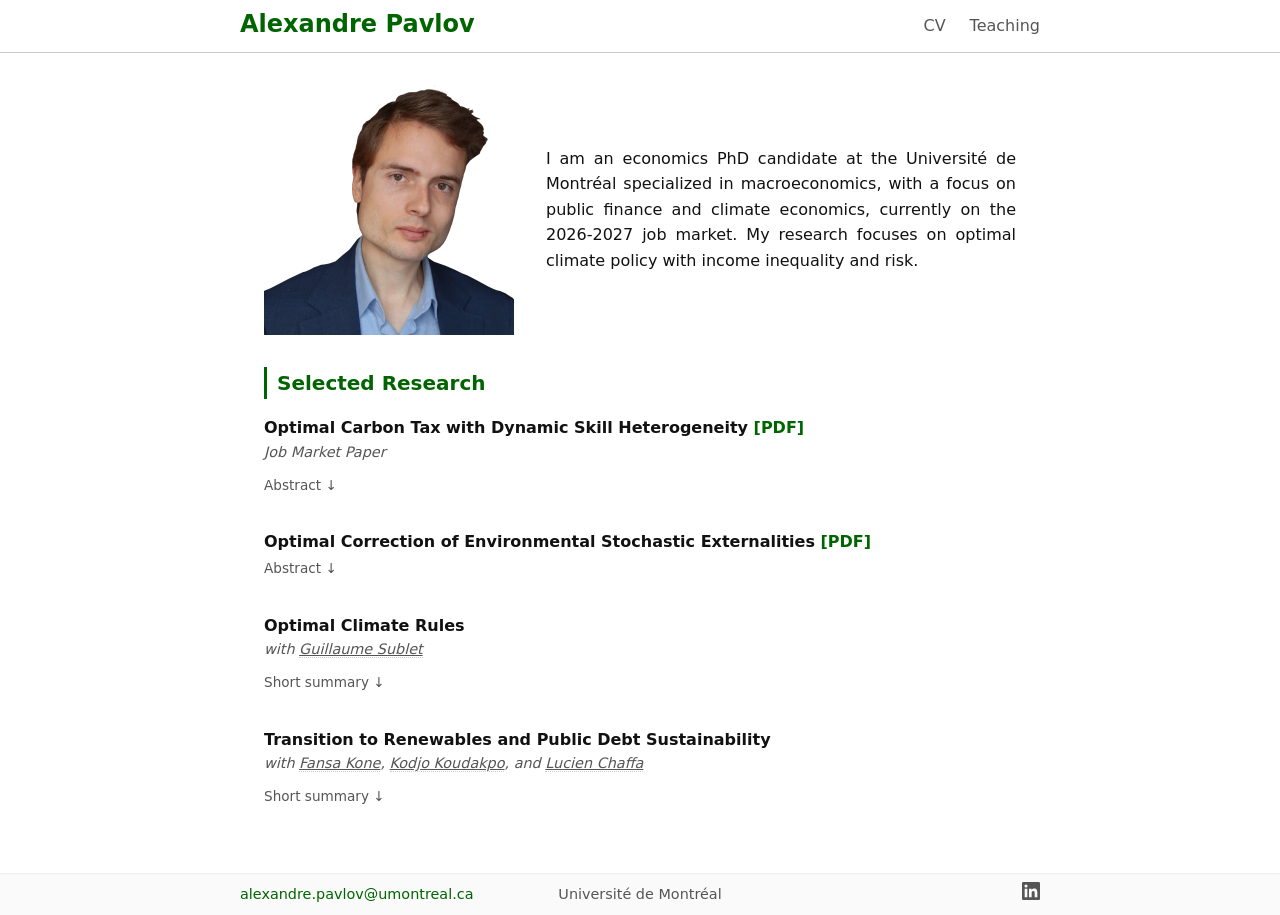
<file: index.html>
<!DOCTYPE html>
<html lang="en">
<head>
  <meta charset="UTF-8" />
  <meta name="viewport" content="width=device-width, initial-scale=1.0" />

  <title>Alexandre Pavlov</title>

  <meta name="description" content="Professional website for Alexandre Pavlov, PhD candidate in economics at the Université de Montréal working at the intersection of macroeconomics, public finance, and optimal climate policy."/>
  <meta name="keywords" content="Alexandre Pavlov, Alex Pavlov, economist, macroeconomics, climate macroeconomics, public finance, University of Montréal, Université de Montréal, UdeM, CIREQ"/>
  <meta name="google-site-verification" content="xnOgifyH2Z3zmB7yTj-7IusKgTML1GQ_B0zdhnB-mpQ" />

  <link rel="canonical" href="https://alexandrepavlov.com/" />
  <link rel="icon" type="image/svg+xml" href="assets/favicon.svg" />
  <link rel="stylesheet" href="assets/style.css" />

  <meta property="og:type" content="profile" />
  <meta property="og:site_name" content="Alexandre Pavlov" />
  <meta property="og:locale" content="en_US" />
  <meta property="og:title" content="Alexandre Pavlov" />
  <meta property="og:description" content="PhD candidate in economics at the Université de Montréal — research on macroeconomics, public finance, and optimal climate policy." />
  <meta property="og:url" content="https://alexandrepavlov.com/" />
  <meta property="og:image" content="https://alexandrepavlov.com/documents/alexandrepavlov.webp" />
  <meta property="og:image:alt" content="Portrait of Alexandre Pavlov" />
  <meta property="profile:first_name" content="Alexandre" />
  <meta property="profile:last_name" content="Pavlov" />

  <meta name="twitter:card" content="summary" />
  <meta name="twitter:title" content="Alexandre Pavlov" />
  <meta name="twitter:description" content="PhD candidate in economics at the Université de Montréal — research on macroeconomics, public finance, and optimal climate policy." />
  <meta name="twitter:image" content="https://alexandrepavlov.com/documents/alexandrepavlov.webp" />

  <script type="application/ld+json">
  {
    "@context": "https://schema.org",
    "@type": "Person",
    "name": "Alexandre Pavlov",
    "url": "https://alexandrepavlov.com/",
    "image": "https://alexandrepavlov.com/documents/alexandrepavlov.webp",
    "email": "mailto:alexandre.pavlov@umontreal.ca",
    "jobTitle": "PhD Candidate in Economics",
    "affiliation": {
      "@type": "CollegeOrUniversity",
      "name": "Université de Montréal"
    },
    "alumniOf": [
      { "@type": "CollegeOrUniversity", "name": "McGill University" },
      { "@type": "CollegeOrUniversity", "name": "Université de Montréal" }
    ],
    "knowsAbout": ["Macroeconomics", "Climate economics", "Public finance"],
    "sameAs": ["https://www.linkedin.com/in/alexandre-pavlov"]
  }
  </script>
</head>
<body>

  <header>
    <div class="header-inner">
      <div class="site-title">
        <a href="/" class="active" aria-current="page">Alexandre Pavlov</a>
      </div>
      <nav class="nav-links">
        <a href="CV">CV</a>
        <a href="teaching">Teaching</a>
      </nav>
    </div>
  </header>

  <div class="container">
    <main>

      <div class="bio-section">
        <img src="documents/alexandrepavlov.webp" alt="Alexandre Pavlov" class="profile-photo" width="250" height="250"/>
        <div class="bio-text">
          <p>I am an economics PhD candidate at the Université de Montréal specialized in macroeconomics, with a focus on public finance and climate economics, currently on the 2026-2027 job market. My research focuses on optimal climate policy with income inequality and risk.</p>
        </div>
      </div>

      <hr class="divider" />

      <div class="research-section">
      <h2>Selected Research</h2>

        <div class="paper-item">
          <div class="paper-title">
            Optimal Carbon Tax with Dynamic Skill Heterogeneity
            <a href="documents/Pigou-Mirrlees-Carbon-Tax.pdf" aria-label="Read Optimal Carbon Tax with Dynamic Skill Heterogeneity (PDF)">[PDF]</a>
          </div>
          <div class="paper-meta">Job Market Paper</div>
          <details class="abstract-toggle">
            <summary>Abstract</summary>
            <div class="abstract-text">
              Extending a dynamic Mirrlees model to two goods, one polluting, this paper studies optimal carbon taxation with redistribution. I find that carbon taxes should be nonlinear and age-dependent when labor is distorted and consumption goods differ in their labor complementarity. The social cost of carbon also reflects the effect of pollution on work incentives. When labor and savings wedges are fixed, carbon taxation can partially offset these constraints. In a US calibration, when income taxes can be adjusted, I find that the best linear carbon tax captures 99% of the welfare gains of a nonlinear carbon tax. When income wedges are fixed at US-calibrated levels, age-dependent carbon taxes capture 74% of the welfare gain from moving from linear to nonlinear carbon taxation. However, these gains are small compared with those of modest income tax reforms, suggesting that greater flexibility in carbon pricing is a poor substitute for income tax reform.
            </div>
          </details>
        </div>
        <div class="paper-item">
          <div class="paper-title">
            Optimal Correction of Environmental Stochastic Externalities
            <a href="documents/Stochastic-Externalities.pdf" aria-label="Read Optimal Correction of Environmental Stochastic Externalities (PDF)">[PDF]</a>
          </div>
          <details class="abstract-toggle">
            <summary>Abstract</summary>
            <div class="abstract-text">
              Pollution raises climate risk by shifting the distribution of everyday climate shocks, making extreme weather events more frequent and more intense, and by increasing the probability of an irreversible climate collapse. I study the impact of the first channel on the social cost of carbon, introducing what I call stochastic externalities, in which pollution affects the distribution of random climate damages. Solving the social planner's problem, first in a three-period model and then extending the analysis to an infinite-horizon recursive model, I show that the social cost of carbon gains an additional correction term, equal to the expected marginal damages weighted by the distribution's sensitivity to pollution. This term has closed forms for standard distribution families and nests the standard social cost of carbon. In a DICE-SE model calibrated to 1980-2024 disaster losses, I show that this new channel raises the social cost of carbon by 6.2% in a conservative calibration.
            </div>
          </details>
        </div>
        <div class="paper-item">
          <div class="paper-title">Optimal Climate Rules</div>
          <div class="paper-meta">
            with <a href="https://guillaumesublet.github.io/" class="coauthor-link">Guillaume Sublet</a>
          </div>
          <details class="abstract-toggle">
            <summary>Short summary</summary>
            <div class="abstract-text">
              This project applies the fiscal rules and monetary rules methodology to study optimal "climate rules", where decision makers are present-biased and there is a need to balance commitment and flexibility.
            </div>
          </details>
        </div>
        <div class="paper-item">
          <div class="paper-title">Transition to Renewables and Public Debt Sustainability</div>
          <div class="paper-meta">
            with <a href="https://fansakone.github.io/" class="coauthor-link">Fansa Kone</a>,
            <a href="https://kodjokoudakpo.github.io/" class="coauthor-link">Kodjo Koudakpo</a>,
            and <a href="https://lucienchaffa.github.io/" class="coauthor-link">Lucien Chaffa</a>
          </div>
          <details class="abstract-toggle">
            <summary>Short summary</summary>
            <div class="abstract-text">
              This project studies how sovereign debt constraints shape the transition to renewable energy and how the transition affects public debt sustainability. It combines cross-country evidence on changes in the energy mix around debt crises with a model of government borrowing and energy investment. The central trade-off is that renewables require large upfront investments but can reduce future spending on fossil fuels.
            </div>
          </details>
        </div>
      </div>
    </main>
  </div>

  <footer class="site-footer">
    <div class="footer-inner">
      <div class="footer-left">
        <a href="mailto:alexandre.pavlov@umontreal.ca">alexandre.pavlov@umontreal.ca</a>
      </div>
      <div class="footer-center">
        Université de Montréal
      </div>
      <div class="footer-right">
        <a href="https://www.linkedin.com/in/alexandre-pavlov" class="icon-link"
           target="_blank" rel="noopener noreferrer" aria-label="LinkedIn">
          <svg xmlns="http://www.w3.org/2000/svg" width="18" height="18" viewBox="0 0 24 24" aria-hidden="true">
            <path d="M20.447 20.452h-3.554v-5.569c0-1.328-.027-3.037-1.852-3.037-1.853 0-2.136 1.445-2.136 2.939v5.667H9.351V9h3.414v1.561h.046c.477-.9 1.637-1.852 3.37-1.852 3.601 0 4.266 2.37 4.266 5.455v6.288zM5.337 7.433a2.062 2.062 0 01-2.063-2.065 2.063 2.063 0 112.063 2.065zm1.782 13.019H3.555V9h3.564v11.452zM22.225 0H1.771C.792 0 0 .774 0 1.729v20.542C0 23.227.792 24 1.771 24h20.451C23.2 24 24 23.227 24 22.271V1.729C24 .774 23.2 0 22.222 0h.003z"/>
          </svg>
        </a>
      </div>
    </div>
  </footer>

</body>
</html>
</file>
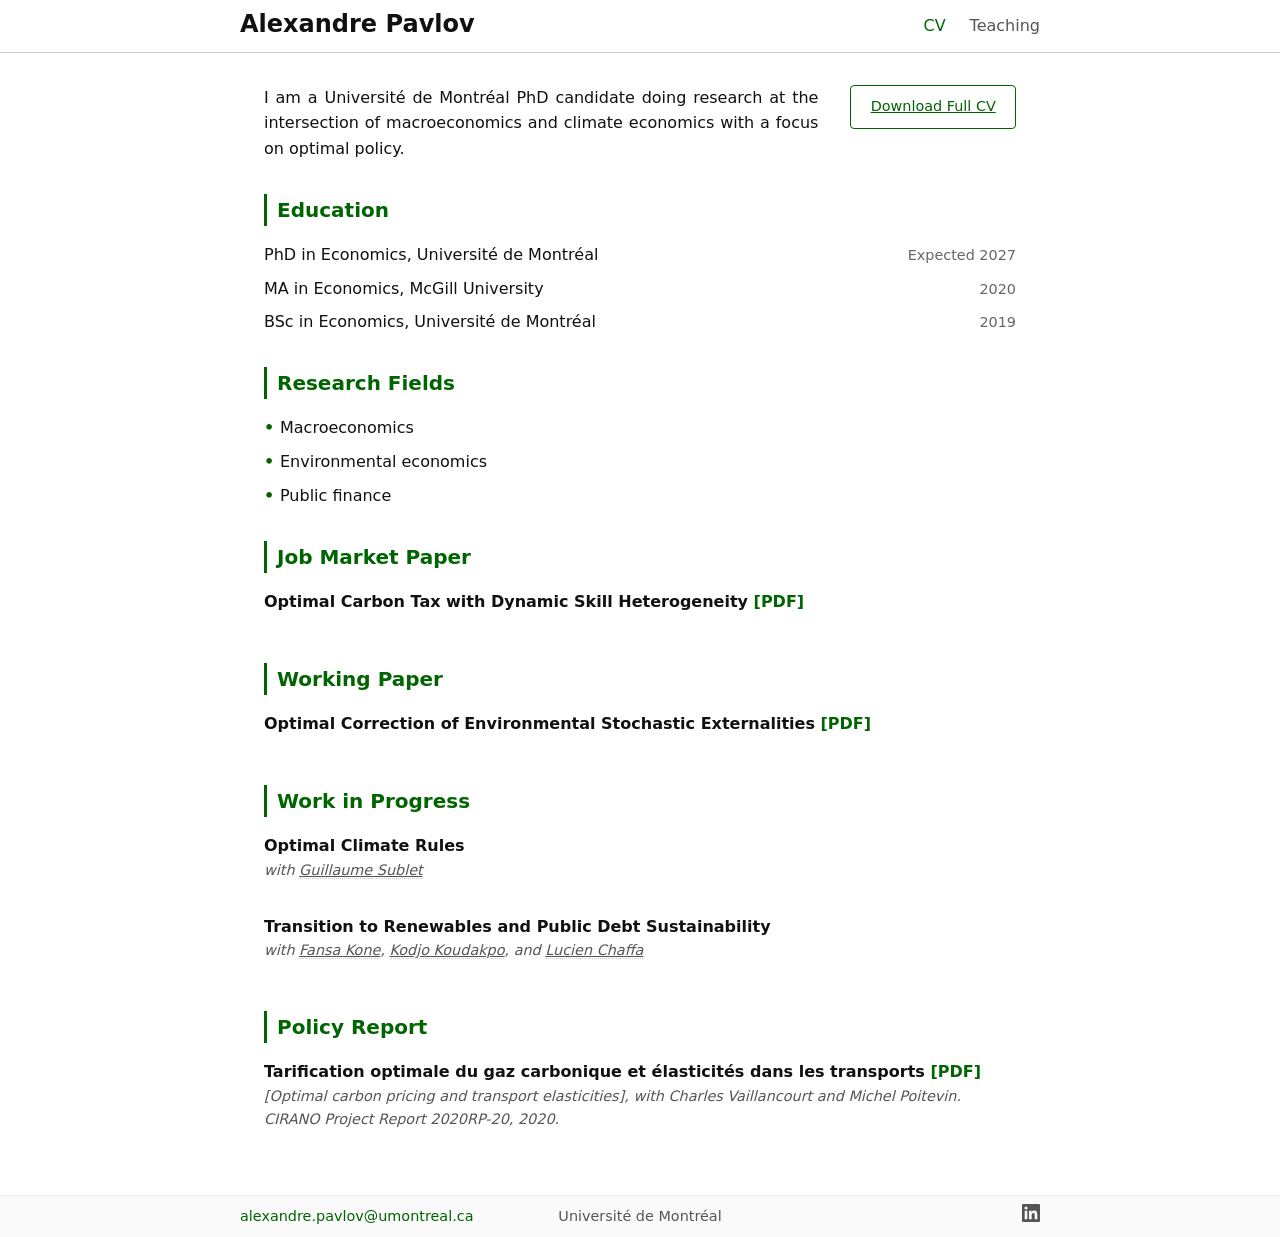
<file: CV.html>
<!DOCTYPE html>
<html lang="en">
<head>
  <meta charset="UTF-8" />
  <meta name="viewport" content="width=device-width, initial-scale=1.0" />

  <title>CV – Alexandre Pavlov</title>

  <meta name="description" content="Curriculum vitae of Alexandre Pavlov — PhD candidate in economics at the Université de Montréal. Education, research fields, job market paper, working papers, and policy report." />

  <link rel="canonical" href="https://alexandrepavlov.com/CV" />
  <link rel="icon" type="image/svg+xml" href="assets/favicon.svg" />
  <link rel="stylesheet" href="assets/style.css" />

  <meta property="og:type" content="website" />
  <meta property="og:site_name" content="Alexandre Pavlov" />
  <meta property="og:locale" content="en_US" />
  <meta property="og:title" content="CV – Alexandre Pavlov" />
  <meta property="og:description" content="Curriculum vitae of Alexandre Pavlov — PhD candidate in economics at the Université de Montréal." />
  <meta property="og:url" content="https://alexandrepavlov.com/CV" />
  <meta property="og:image" content="https://alexandrepavlov.com/documents/alexandrepavlov.webp" />
  <meta property="og:image:alt" content="Portrait of Alexandre Pavlov" />

  <meta name="twitter:card" content="summary" />
  <meta name="twitter:title" content="CV – Alexandre Pavlov" />
  <meta name="twitter:description" content="Curriculum vitae of Alexandre Pavlov — PhD candidate in economics at the Université de Montréal." />
  <meta name="twitter:image" content="https://alexandrepavlov.com/documents/alexandrepavlov.webp" />
</head>
<body>

  <header>
    <div class="header-inner">
      <div class="site-title">
        <a href="/">Alexandre Pavlov</a>
      </div>
      <nav class="nav-links">
        <a href="CV" class="active" aria-current="page">CV</a>
        <a href="teaching">Teaching</a>
      </nav>
    </div>
  </header>

  <div class="container">
    <main>

      <div class="cv-header">
        <div>
          <p style="margin-top:0;text-align: justify;">
            I am a Université de Montréal PhD candidate doing research at the intersection of macroeconomics and climate economics with a focus on optimal policy.
          </p>
        </div>
        <div>
          <a href="documents/CV/CV.pdf" class="btn-download" download>Download Full CV</a>
        </div>
      </div>

      <h2>Education</h2>
      <ul>
        <li class="edu-item">
          <span class="edu-degree">PhD in Economics, Université de Montréal</span>
          <span class="edu-year">Expected 2027</span>
        </li>
        <li class="edu-item">
          <span class="edu-degree">MA in Economics, McGill University</span>
          <span class="edu-year">2020</span>
        </li>
        <li class="edu-item">
          <span class="edu-degree">BSc in Economics, Université de Montréal</span>
          <span class="edu-year">2019</span>
        </li>
      </ul>

      <hr class="divider" />

      <h2>Research Fields</h2>
      <ul class="research-list">
        <li>Macroeconomics</li>
        <li>Environmental economics</li>
        <li>Public finance</li>
      </ul>

      <hr class="divider" />

      <h2>Job Market Paper</h2>

        <div class="paper-item">
          <div class="paper-title">
            Optimal Carbon Tax with Dynamic Skill Heterogeneity
            <a href="documents/Pigou-Mirrlees-Carbon-Tax.pdf" aria-label="Read Optimal Carbon Tax with Dynamic Skill Heterogeneity (PDF)">[PDF]</a>
          </div>
        </div>

      <hr class="divider" />

      <h2>Working Paper</h2>

        <div class="paper-item">
          <div class="paper-title">
            Optimal Correction of Environmental Stochastic Externalities
            <a href="documents/Stochastic-Externalities.pdf" aria-label="Read Optimal Correction of Environmental Stochastic Externalities (PDF)">[PDF]</a>
          </div>
        </div>

      <hr class="divider" />

      <h2>Work in Progress</h2>

        <div class="paper-item">
          <div class="paper-title">Optimal Climate Rules</div>
          <div class="paper-meta">
            with <a href="https://guillaumesublet.github.io/" class="coauthor-link">Guillaume Sublet</a>
          </div>
        </div>

        <div class="paper-item">
          <div class="paper-title">Transition to Renewables and Public Debt Sustainability</div>
          <div class="paper-meta">
            with <a href="https://fansakone.github.io/" class="coauthor-link">Fansa Kone</a>,
            <a href="https://kodjokoudakpo.github.io/" class="coauthor-link">Kodjo Koudakpo</a>,
            and <a href="https://lucienchaffa.github.io/" class="coauthor-link">Lucien Chaffa</a>
          </div>
        </div>

      <hr class="divider" />

      <h2>Policy Report</h2>

        <div class="paper-item">
          <div class="paper-title">
            Tarification optimale du gaz carbonique et élasticités dans les transports
            <a href="https://cirano.qc.ca/files/publications/2020RP-20.pdf" aria-label="Read Tarification optimale du gaz carbonique et élasticités dans les transports (PDF)">[PDF]</a>
          </div>
          <div class="paper-meta">[Optimal carbon pricing and transport elasticities], with Charles Vaillancourt and Michel Poitevin. CIRANO Project Report 2020RP-20, 2020.</div>
        </div>

    </main>
  </div>

  <footer class="site-footer">
    <div class="footer-inner">
      <div class="footer-left">
        <a href="mailto:alexandre.pavlov@umontreal.ca">alexandre.pavlov@umontreal.ca</a>
      </div>
      <div class="footer-center">
        Université de Montréal
      </div>
      <div class="footer-right">
        <a href="https://www.linkedin.com/in/alexandre-pavlov" class="icon-link"
           target="_blank" rel="noopener noreferrer" aria-label="LinkedIn">
          <svg xmlns="http://www.w3.org/2000/svg" width="18" height="18" viewBox="0 0 24 24" aria-hidden="true">
            <path d="M20.447 20.452h-3.554v-5.569c0-1.328-.027-3.037-1.852-3.037-1.853 0-2.136 1.445-2.136 2.939v5.667H9.351V9h3.414v1.561h.046c.477-.9 1.637-1.852 3.37-1.852 3.601 0 4.266 2.37 4.266 5.455v6.288zM5.337 7.433a2.062 2.062 0 01-2.063-2.065 2.063 2.063 0 112.063 2.065zm1.782 13.019H3.555V9h3.564v11.452zM22.225 0H1.771C.792 0 0 .774 0 1.729v20.542C0 23.227.792 24 1.771 24h20.451C23.2 24 24 23.227 24 22.271V1.729C24 .774 23.2 0 22.222 0h.003z"/>
          </svg>
        </a>
      </div>
    </div>
  </footer>

</body>
</html>
</file>
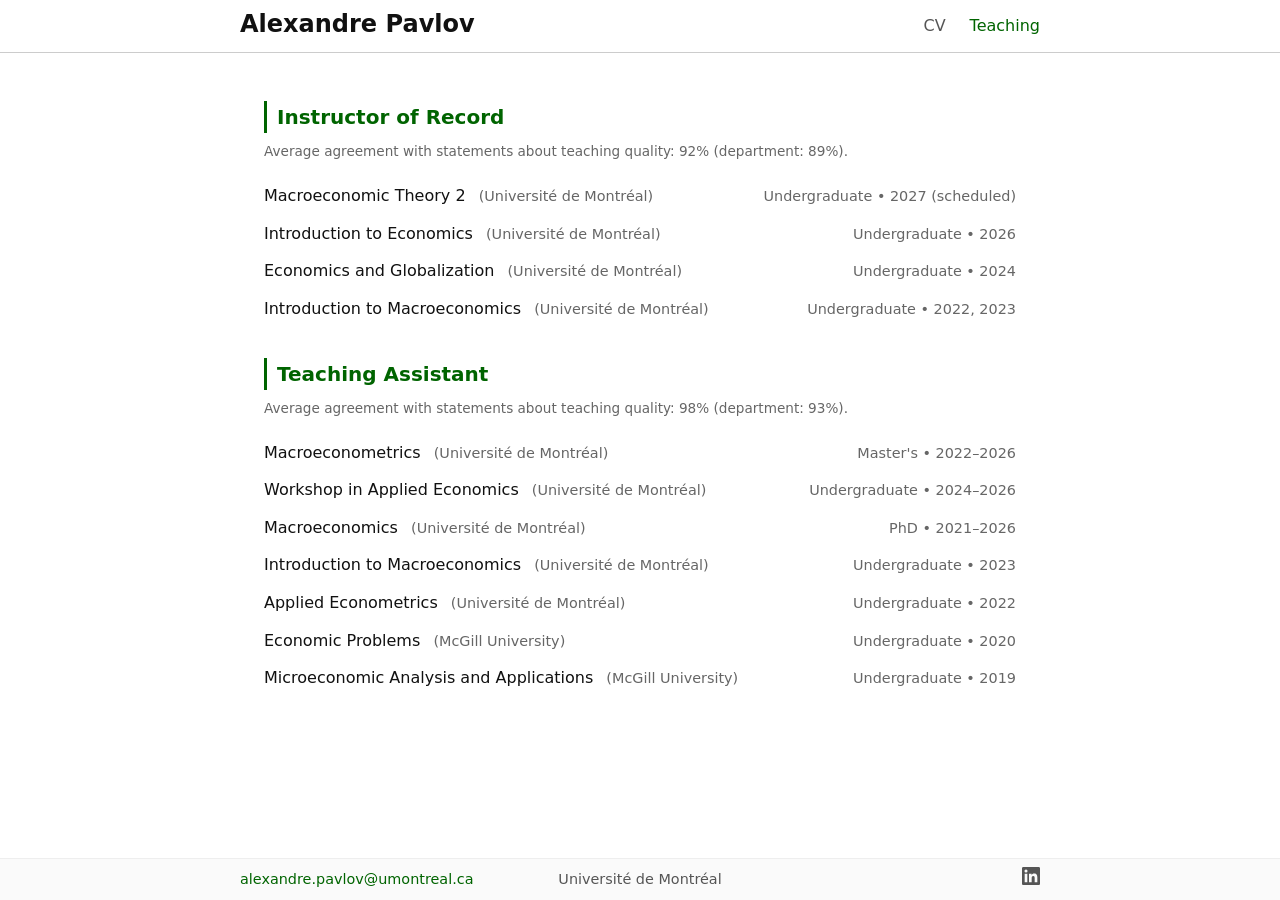
<file: teaching.html>
<!DOCTYPE html>
<html lang="en">
<head>
  <meta charset="UTF-8" />
  <meta name="viewport" content="width=device-width, initial-scale=1.0" />

  <title>Teaching – Alexandre Pavlov</title>

  <meta name="description" content="Teaching experience of Alexandre Pavlov as an instructor of record and teaching assistant in economics at the Université de Montréal and McGill University." />

  <link rel="canonical" href="https://alexandrepavlov.com/teaching" />
  <link rel="icon" type="image/svg+xml" href="assets/favicon.svg" />
  <link rel="stylesheet" href="assets/style.css" />

  <meta property="og:type" content="website" />
  <meta property="og:site_name" content="Alexandre Pavlov" />
  <meta property="og:locale" content="en_US" />
  <meta property="og:title" content="Teaching – Alexandre Pavlov" />
  <meta property="og:description" content="Teaching experience of Alexandre Pavlov as an instructor of record and teaching assistant in economics at the Université de Montréal and McGill University." />
  <meta property="og:url" content="https://alexandrepavlov.com/teaching" />
  <meta property="og:image" content="https://alexandrepavlov.com/documents/alexandrepavlov.webp" />
  <meta property="og:image:alt" content="Portrait of Alexandre Pavlov" />

  <meta name="twitter:card" content="summary" />
  <meta name="twitter:title" content="Teaching – Alexandre Pavlov" />
  <meta name="twitter:description" content="Teaching experience of Alexandre Pavlov as an instructor of record and teaching assistant in economics at the Université de Montréal and McGill University." />
  <meta name="twitter:image" content="https://alexandrepavlov.com/documents/alexandrepavlov.webp" />
</head>
<body>

  <header>
    <div class="header-inner">
      <div class="site-title">
        <a href="/">Alexandre Pavlov</a>
      </div>
      <nav class="nav-links">
        <a href="CV">CV</a>
        <a href="teaching" class="active" aria-current="page">Teaching</a>
      </nav>
    </div>
  </header>

  <div class="container">
    <main>

      <h2 class="teaching-role-heading">Instructor of Record</h2>
      <p class="teaching-evaluations">
        Average agreement with statements about teaching quality: 92% (department: 89%).
      </p>
      <ul class="course-list">
        <li class="course-item">
          <div class="course-title">
            Macroeconomic Theory 2
            <span class="institution">(Université de Montréal)</span>
          </div>
          <div class="course-details">
            Undergraduate • 2027 (scheduled)
          </div>
        </li>
        <li class="course-item">
          <div class="course-title">
            Introduction to Economics
            <span class="institution">(Université de Montréal)</span>
          </div>
          <div class="course-details">
            Undergraduate • 2026
          </div>
        </li>
        <li class="course-item">
          <div class="course-title">
            Economics and Globalization
            <span class="institution">(Université de Montréal)</span>
          </div>
          <div class="course-details">
            Undergraduate • 2024
          </div>
        </li>
        <li class="course-item">
          <div class="course-title">
            Introduction to Macroeconomics
            <span class="institution">(Université de Montréal)</span>
          </div>
          <div class="course-details">
            Undergraduate • 2022, 2023
          </div>
        </li>
      </ul>

      <hr class="divider" />

      <h2 class="teaching-role-heading">Teaching Assistant</h2>
      <p class="teaching-evaluations">
        Average agreement with statements about teaching quality: 98% (department: 93%).
      </p>
      <ul class="course-list">

        <li class="course-item">
          <div class="course-title">Macroeconometrics <span class="institution">(Université de Montréal)</span></div>
          <div class="course-details">Master's • 2022–2026</div>
        </li>
        <li class="course-item">
          <div class="course-title">Workshop in Applied Economics <span class="institution">(Université de Montréal)</span></div>
          <div class="course-details">Undergraduate • 2024–2026</div>
        </li>

        <li class="course-item">
          <div class="course-title">Macroeconomics <span class="institution">(Université de Montréal)</span></div>
          <div class="course-details">PhD • 2021–2026</div>
        </li>

        <li class="course-item">
          <div class="course-title">Introduction to Macroeconomics <span class="institution">(Université de Montréal)</span></div>
          <div class="course-details">Undergraduate • 2023</div>
        </li>

        <li class="course-item">
          <div class="course-title">Applied Econometrics <span class="institution">(Université de Montréal)</span></div>
          <div class="course-details">Undergraduate • 2022</div>
        </li>

        <li class="course-item">
          <div class="course-title">Economic Problems <span class="institution">(McGill University)</span></div>
          <div class="course-details">Undergraduate • 2020</div>
        </li>

        <li class="course-item">
          <div class="course-title">Microeconomic Analysis and Applications <span class="institution">(McGill University)</span></div>
          <div class="course-details">Undergraduate • 2019</div>
        </li>

      </ul>

    </main>
  </div>

  <footer class="site-footer">
    <div class="footer-inner">
      <div class="footer-left">
        <a href="mailto:alexandre.pavlov@umontreal.ca">alexandre.pavlov@umontreal.ca</a>
      </div>
      <div class="footer-center">
        Université de Montréal
      </div>
      <div class="footer-right">
        <a href="https://www.linkedin.com/in/alexandre-pavlov" class="icon-link"
           target="_blank" rel="noopener noreferrer" aria-label="LinkedIn">
          <svg xmlns="http://www.w3.org/2000/svg" width="18" height="18" viewBox="0 0 24 24" aria-hidden="true">
            <path d="M20.447 20.452h-3.554v-5.569c0-1.328-.027-3.037-1.852-3.037-1.853 0-2.136 1.445-2.136 2.939v5.667H9.351V9h3.414v1.561h.046c.477-.9 1.637-1.852 3.37-1.852 3.601 0 4.266 2.37 4.266 5.455v6.288zM5.337 7.433a2.062 2.062 0 01-2.063-2.065 2.063 2.063 0 112.063 2.065zm1.782 13.019H3.555V9h3.564v11.452zM22.225 0H1.771C.792 0 0 .774 0 1.729v20.542C0 23.227.792 24 1.771 24h20.451C23.2 24 24 23.227 24 22.271V1.729C24 .774 23.2 0 22.222 0h.003z"/>
          </svg>
        </a>
      </div>
    </div>
  </footer>

</body>
</html>
</file>
<file: assets/style.css>
html, body {
  height: 100%;
  margin: 0;
  padding: 0;
}

a {
  color: #006400;
}

body {
  display: flex;
  flex-direction: column;
  margin: 0;
  font-family: system-ui, sans-serif;
  line-height: 1.6;
  background-color: #fff;
  color: #111;
}

header {
  border-bottom: 1px solid #ccc;
  padding: 0.75rem 0;
  position: sticky;
  top: 0;
  background-color: rgba(255, 255, 255, 0.95);
  backdrop-filter: blur(5px);
  z-index: 1000;
}

.header-inner {
  max-width: 800px;
  margin: 0 auto;
  padding: 0 1.5rem;
  display: flex;
  justify-content: space-between;
  align-items: center;
}

.site-title a {
  font-size: 1.5rem;
  font-weight: 600;
  line-height: 1;
  color: #111;
  text-decoration: none;
}

.nav-links {
  display: flex;
  gap: 1.5rem;
}

.nav-links a {
  text-decoration: none;
  color: #555;
  font-weight: 500;
}

.nav-links a:hover {
  text-decoration: underline;
}

.site-title a.active,
.nav-links a.active {
  color: #006400;
}

.container {
  flex: 1;
  max-width: 800px;
  margin: 0 auto;
  padding: 2rem 1.5rem;
  width: 100%;
  box-sizing: border-box;
}

.divider {
  border: 0;
  margin: 1rem;
}

h2 {
  font-size: 1.25rem;
  font-weight: 600;
  color: #006400;
  margin-bottom: 1rem;
  border-left: 3px solid #006400;
  padding-left: 10px;
}

ul {
  list-style: none;
  padding: 0;
  margin: 0;
}

li {
  margin-bottom: 0.5rem;
}

/* Home page: bio */
.bio-section {
  display: flex;
  align-items: center;
  gap: 2rem;
}

.bio-text {
  text-align: justify;
}

.profile-photo {
  display: block;
  width: 250px;
  height: 250px;
  object-fit: cover;
}

/* Papers (home + CV) */
.paper-item {
  margin-bottom: 2rem;
}

.paper-title {
  font-size: 1rem;
  font-weight: 600;
}

.paper-title a {
  text-decoration: none;
  color: #006400;
}

.paper-title a:hover {
  text-decoration: underline;
}

.paper-meta {
  font-size: 0.9rem;
  color: #555;
  font-style: italic;
  margin-bottom: 0.5rem;
}

details.abstract-toggle {
  margin-bottom: 0.75rem;
}

details.abstract-toggle summary {
  font-size: 0.85rem;
  color: #555;
  cursor: pointer;
  list-style: none;
  display: inline-block;
  user-select: none;
}

details.abstract-toggle summary::-webkit-details-marker { display: none; }
details.abstract-toggle summary::after { content: ' ↓'; }
details.abstract-toggle[open] summary::after { content: ' ↑'; }
details.abstract-toggle summary:hover { color: #006400; }

details.abstract-toggle .abstract-text {
  margin-top: 0.5rem;
  font-size: 0.9rem;
  color: #444;
  text-align: justify;
}

.coauthor-link {
  color: #555;
  border-bottom: 1px dotted #ccc;
}

.coauthor-link:hover {
  color: #006400;
  border-bottom: 1px solid #006400;
  text-decoration: none;
}

/* CV page */
.cv-header {
  display: flex;
  justify-content: space-between;
  align-items: flex-start;
  margin-bottom: 1rem;
  gap: 2rem;
}

.btn-download {
  display: inline-block;
  padding: 0.6rem 1.2rem;
  border: 1px solid #006400;
  border-radius: 4px;
  color: #006400;
  font-weight: 500;
  font-size: 0.9rem;
  white-space: nowrap;
}

.btn-download:hover {
  background-color: #006400;
  color: #fff;
  text-decoration: none;
}

.edu-item {
  display: flex;
  justify-content: space-between;
  align-items: baseline;
}

.edu-degree {
  font-weight: 500;
}

.edu-year {
  color: #666;
  font-size: 0.9rem;
  white-space: nowrap;
  margin-left: 1rem;
}

.research-list li {
  position: relative;
  padding-left: 1rem;
}

.research-list li::before {
  content: "•";
  color: #006400;
  position: absolute;
  left: 0;
  font-weight: bold;
}

/* Teaching page */
.teaching-role-heading {
  margin-bottom: 0.5rem;
}

.teaching-evaluations {
  margin: 0 0 1rem;
  font-size: 0.85rem;
  font-weight: 400;
  color: #666;
}

.course-list {
  list-style: none;
  padding: 0;
  margin: 0;
}

.course-item {
  display: flex;
  justify-content: space-between;
  align-items: baseline;
  padding: 0.25rem 0;
  margin-bottom: 0.25rem;
}

.course-item:last-child {
  border-bottom: none;
}

.course-title {
  font-weight: 500;
  flex: 1;
  margin-right: 1rem;
}

.course-details {
  text-align: right;
  font-size: 0.9rem;
  color: #666;
  white-space: nowrap;
}

.institution {
  font-size: 0.9rem;
  color: #666;
  margin-left: 0.5rem;
}

/* Footer */
.site-footer {
  background-color: #fafafa;
  font-size: 0.9rem;
  color: #555;
  padding: 0.5rem 0.5rem 0.5rem;
  border-top: 1px solid #eee;
}

.site-footer a {
  color: #006400;
  text-decoration: none;
}

.footer-inner {
  max-width: 800px;
  margin: 0 auto;
  display: flex;
  justify-content: space-between;
  align-items: center;
}

.footer-left, .footer-center, .footer-right {
  flex: 1;
}

.footer-left { text-align: left; }
.footer-center { text-align: center; }
.footer-right { text-align: right; }

.site-footer a:hover {
  text-decoration: underline;
}

.footer-right .icon-link {
  display: inline-flex;
  align-items: center;
  color: #555;
}

.footer-right .icon-link:hover {
  color: #006400;
}

.footer-right .icon-link svg {
  display: block;
  width: 18px;
  height: 18px;
  fill: currentColor;
}

@media (max-width: 600px) {
  .header-inner,
  .footer-inner {
    flex-direction: column;
    align-items: center;
    text-align: center;
  }

  .bio-section {
    display: flex;
    align-items: center;
    gap: 1rem;
  }

  .profile-photo {
    display: block;
    width: 150px;
    height: 150px;
    object-fit: cover;
  }

  .cv-header {
    flex-direction: column;
  }

  .footer-left, .footer-center, .footer-right {
    text-align: center;
    width: 100%;
  }
}
</file>
